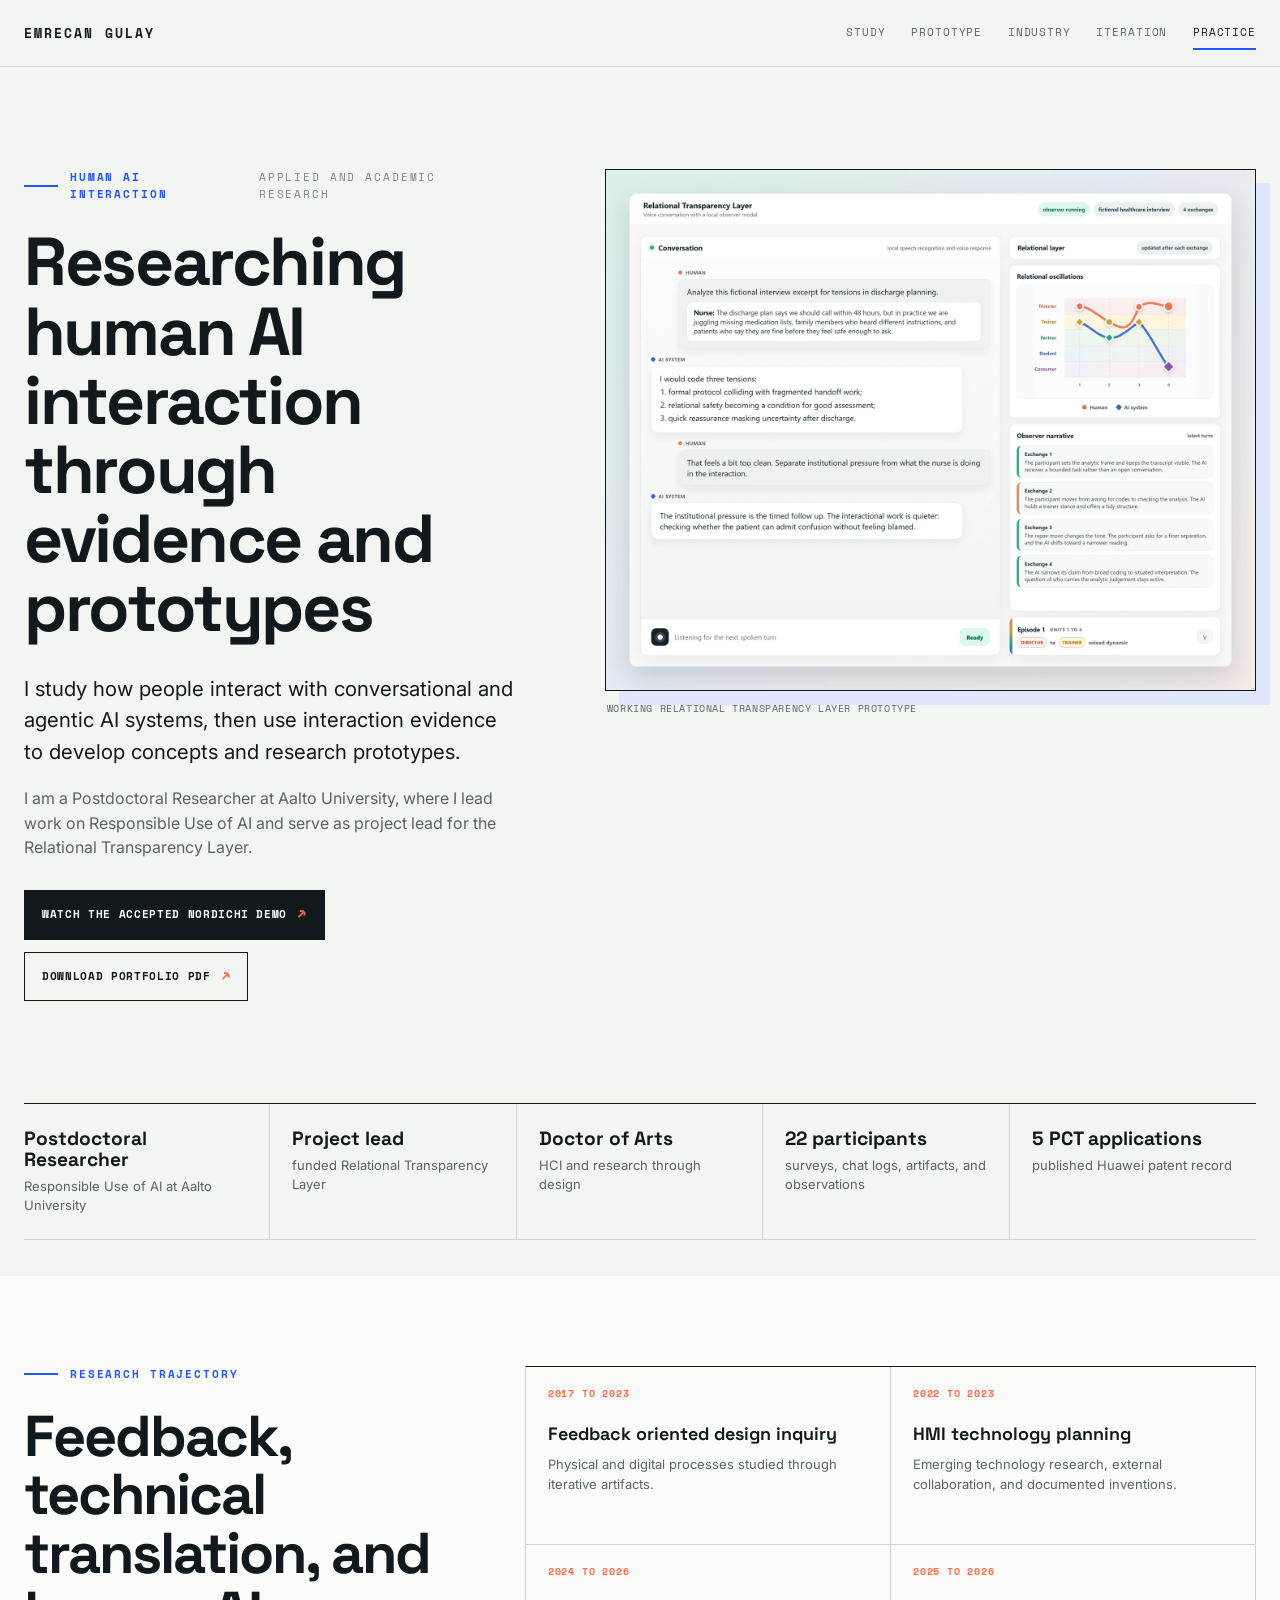
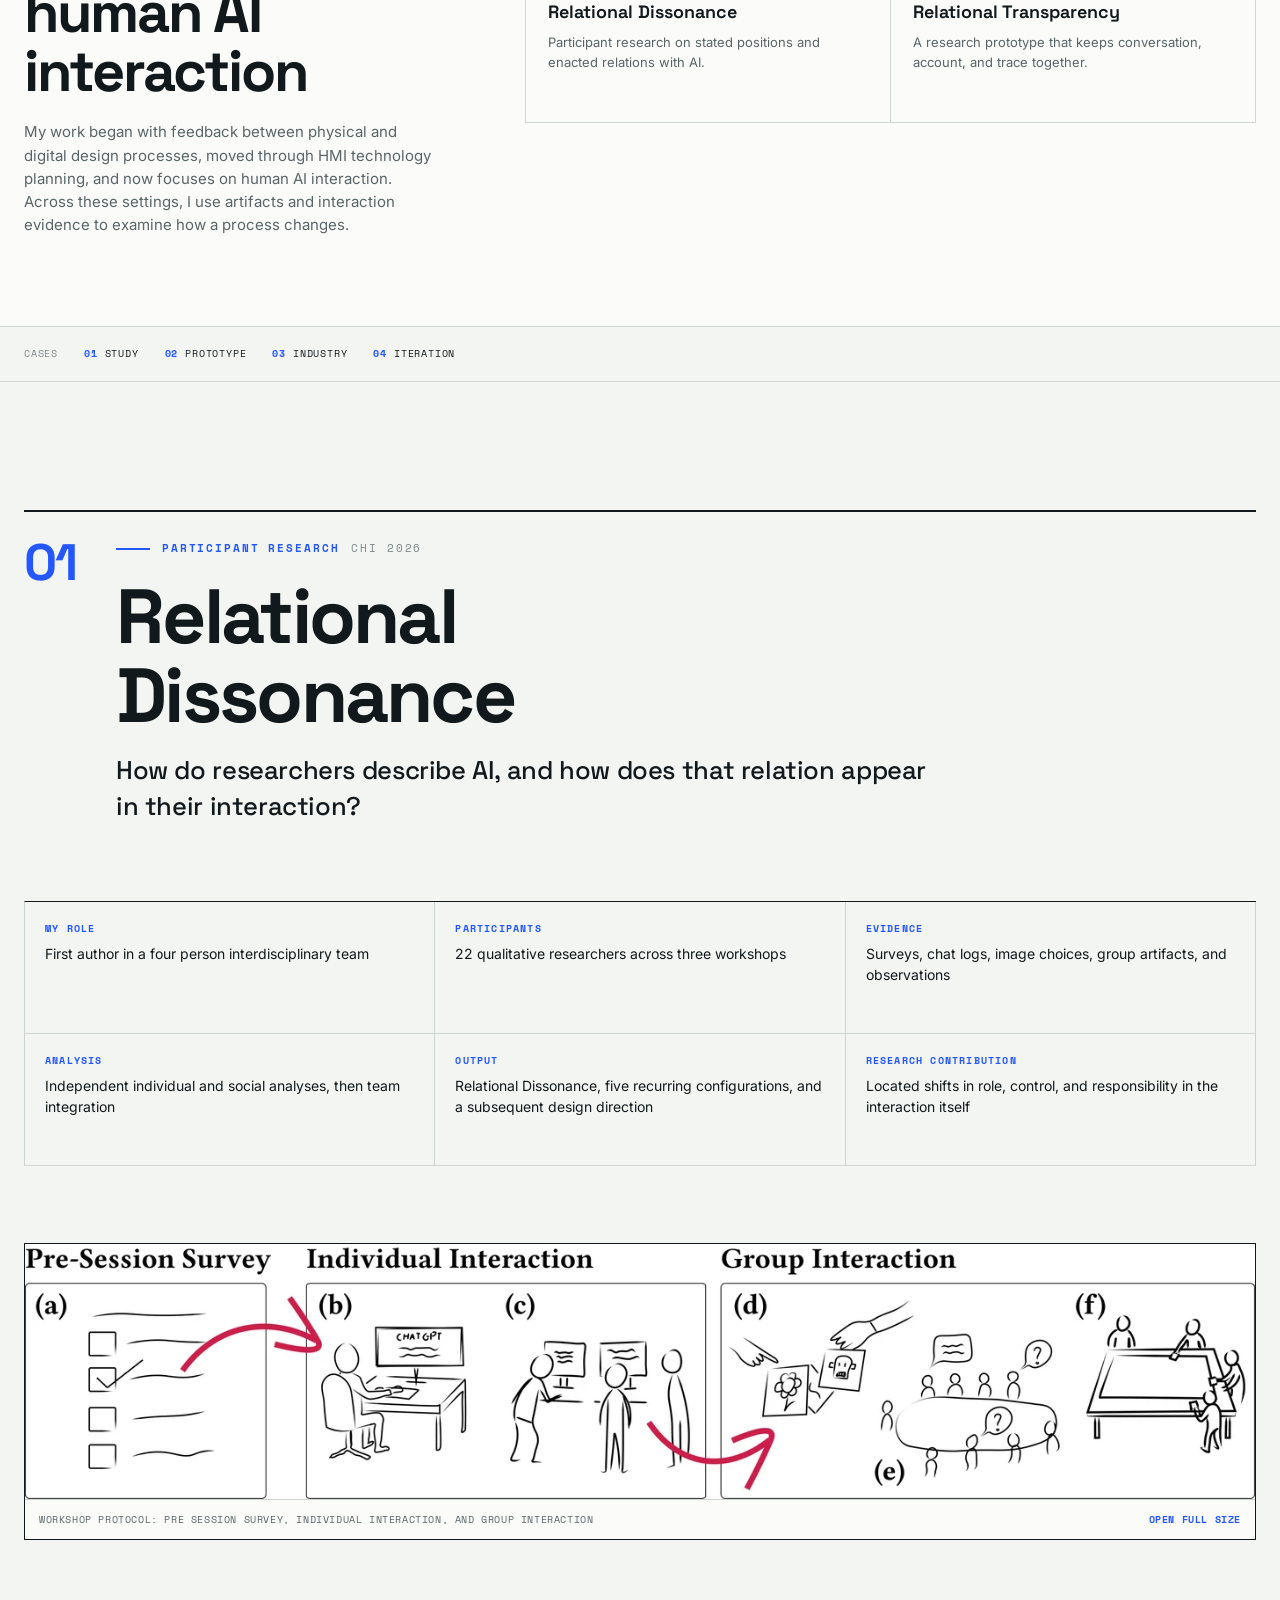
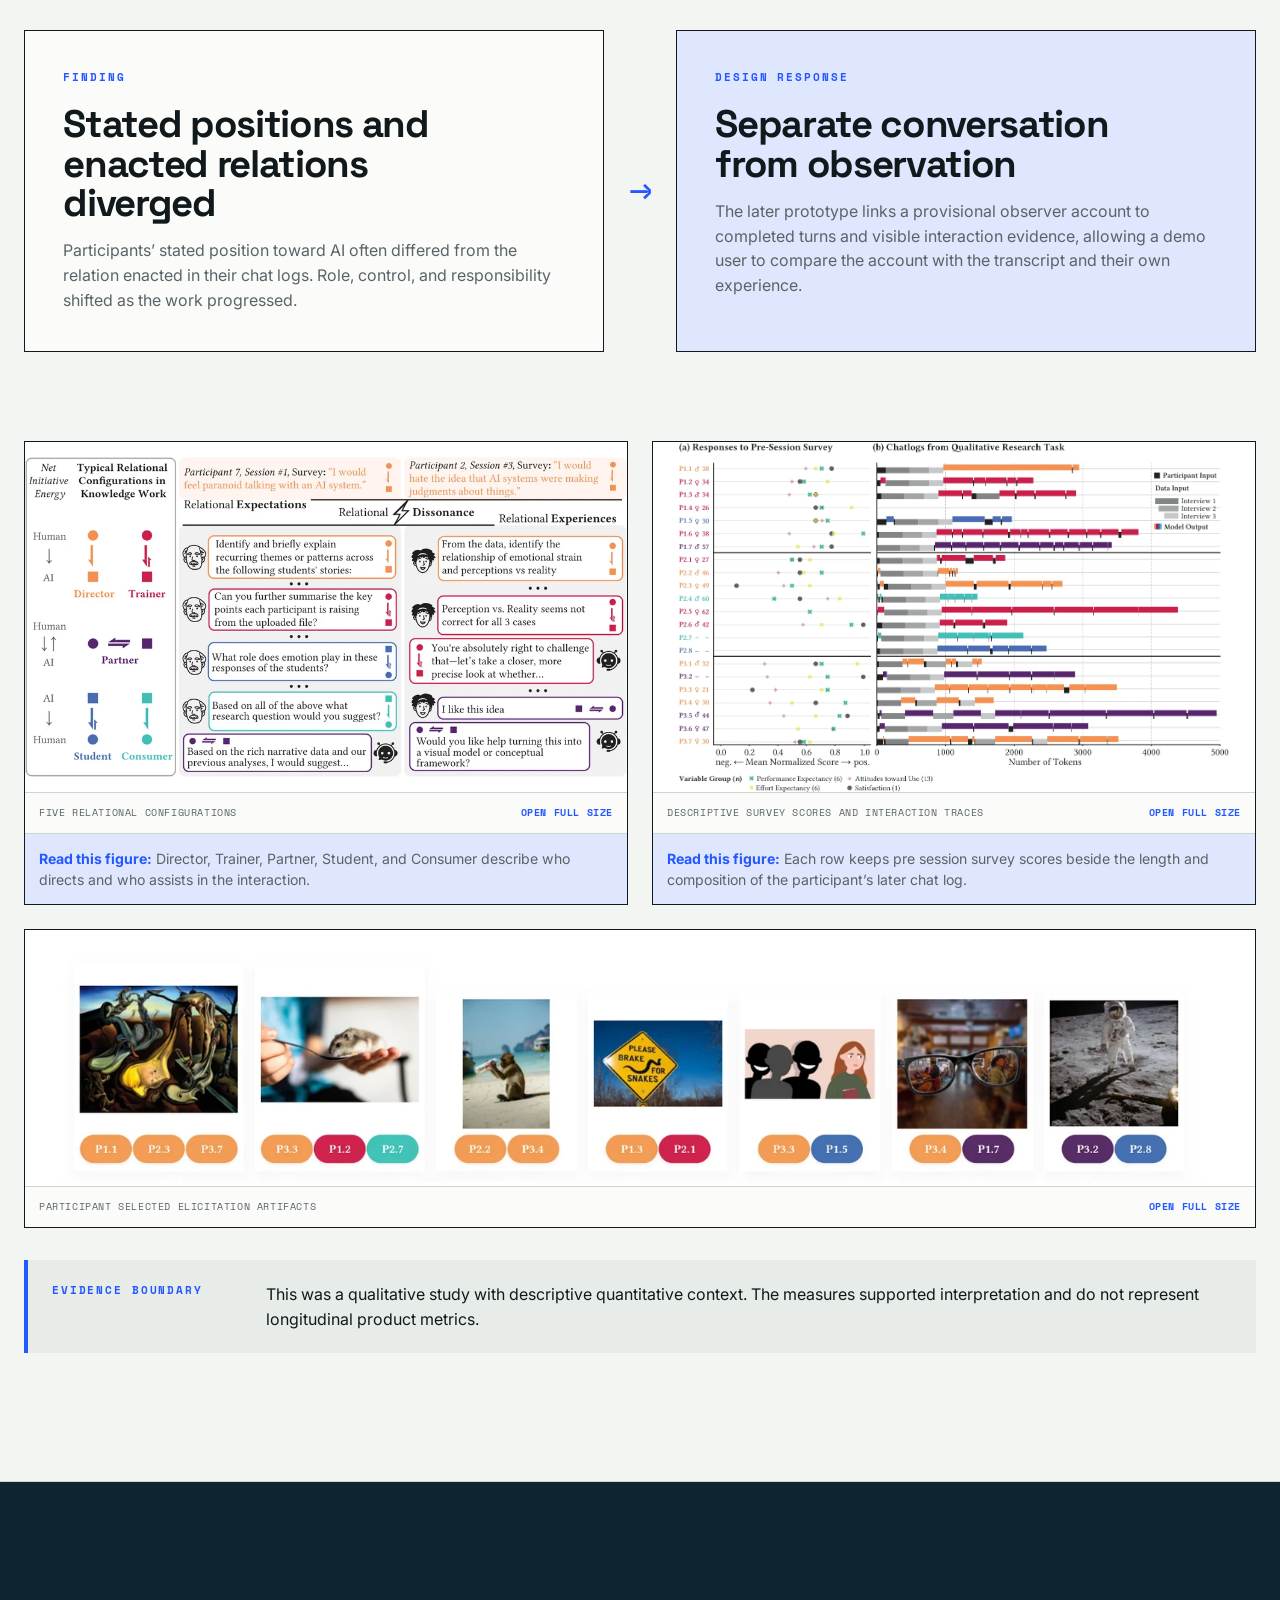
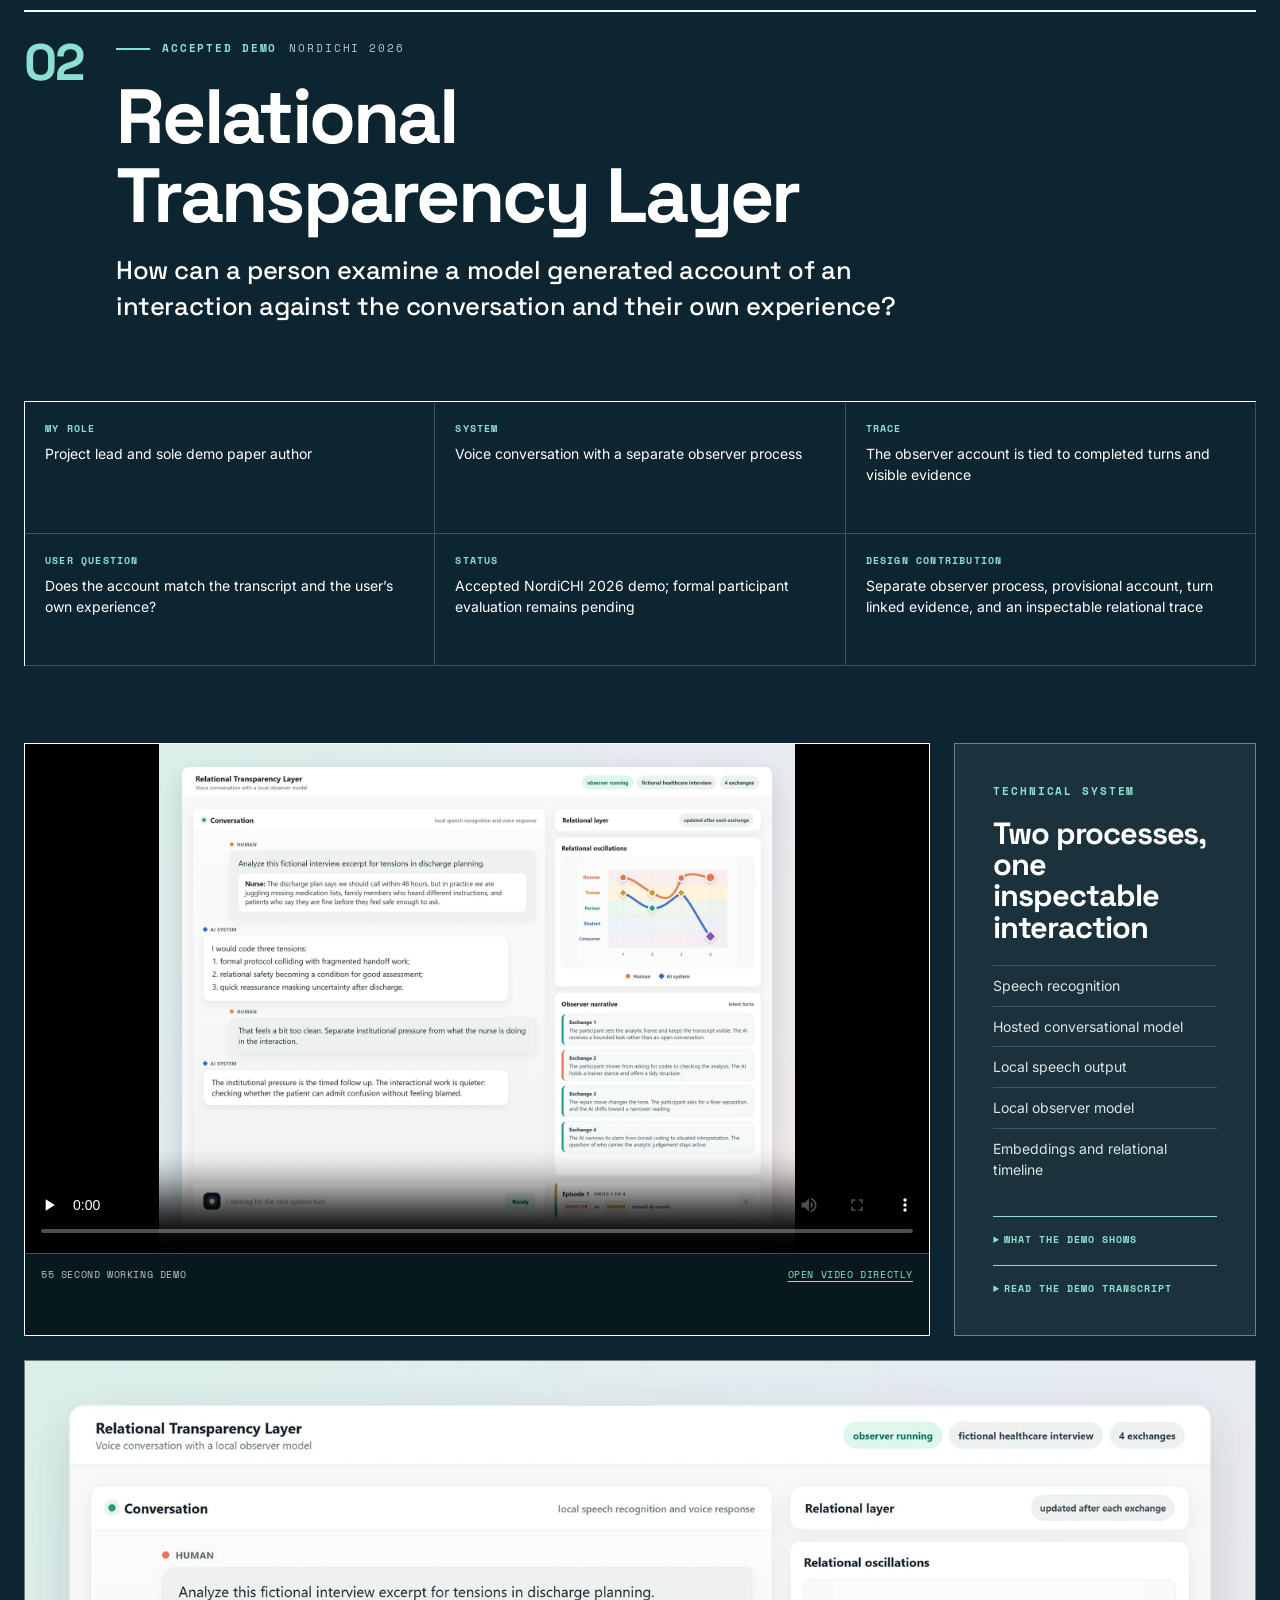
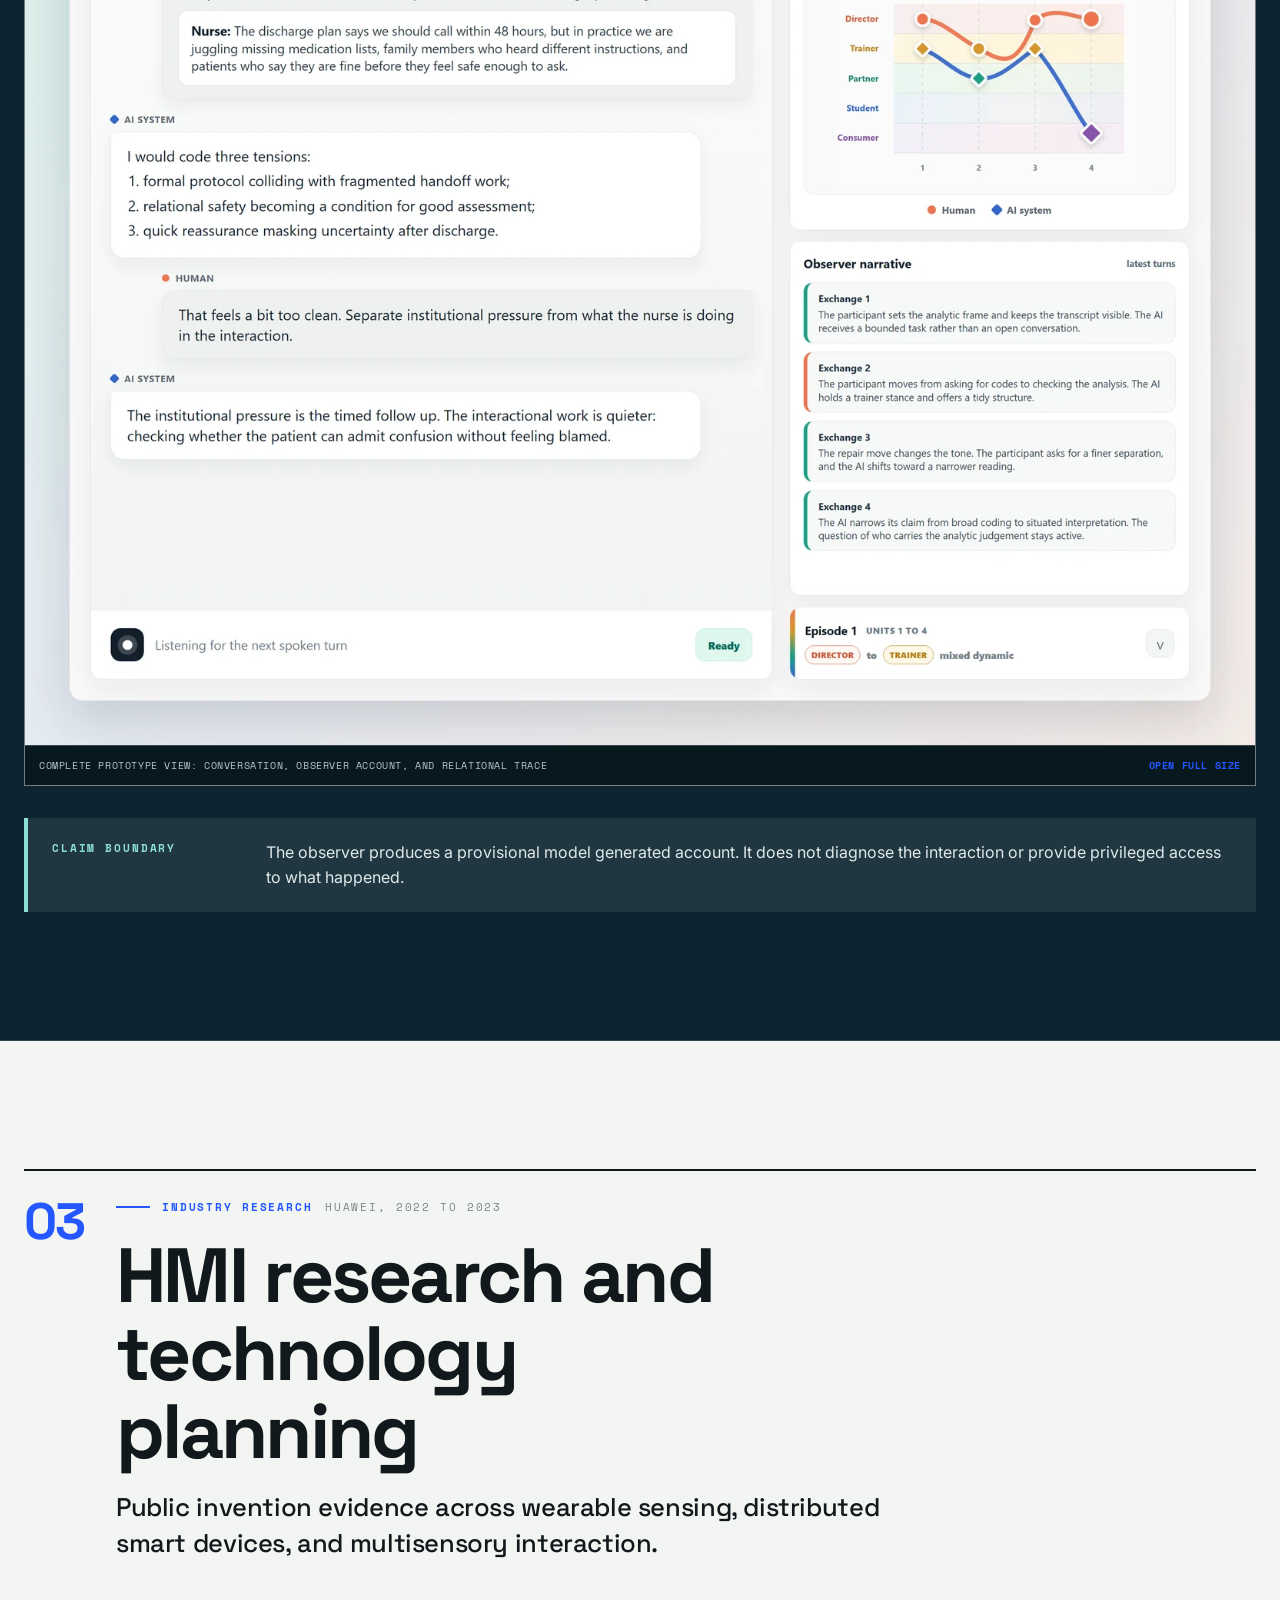
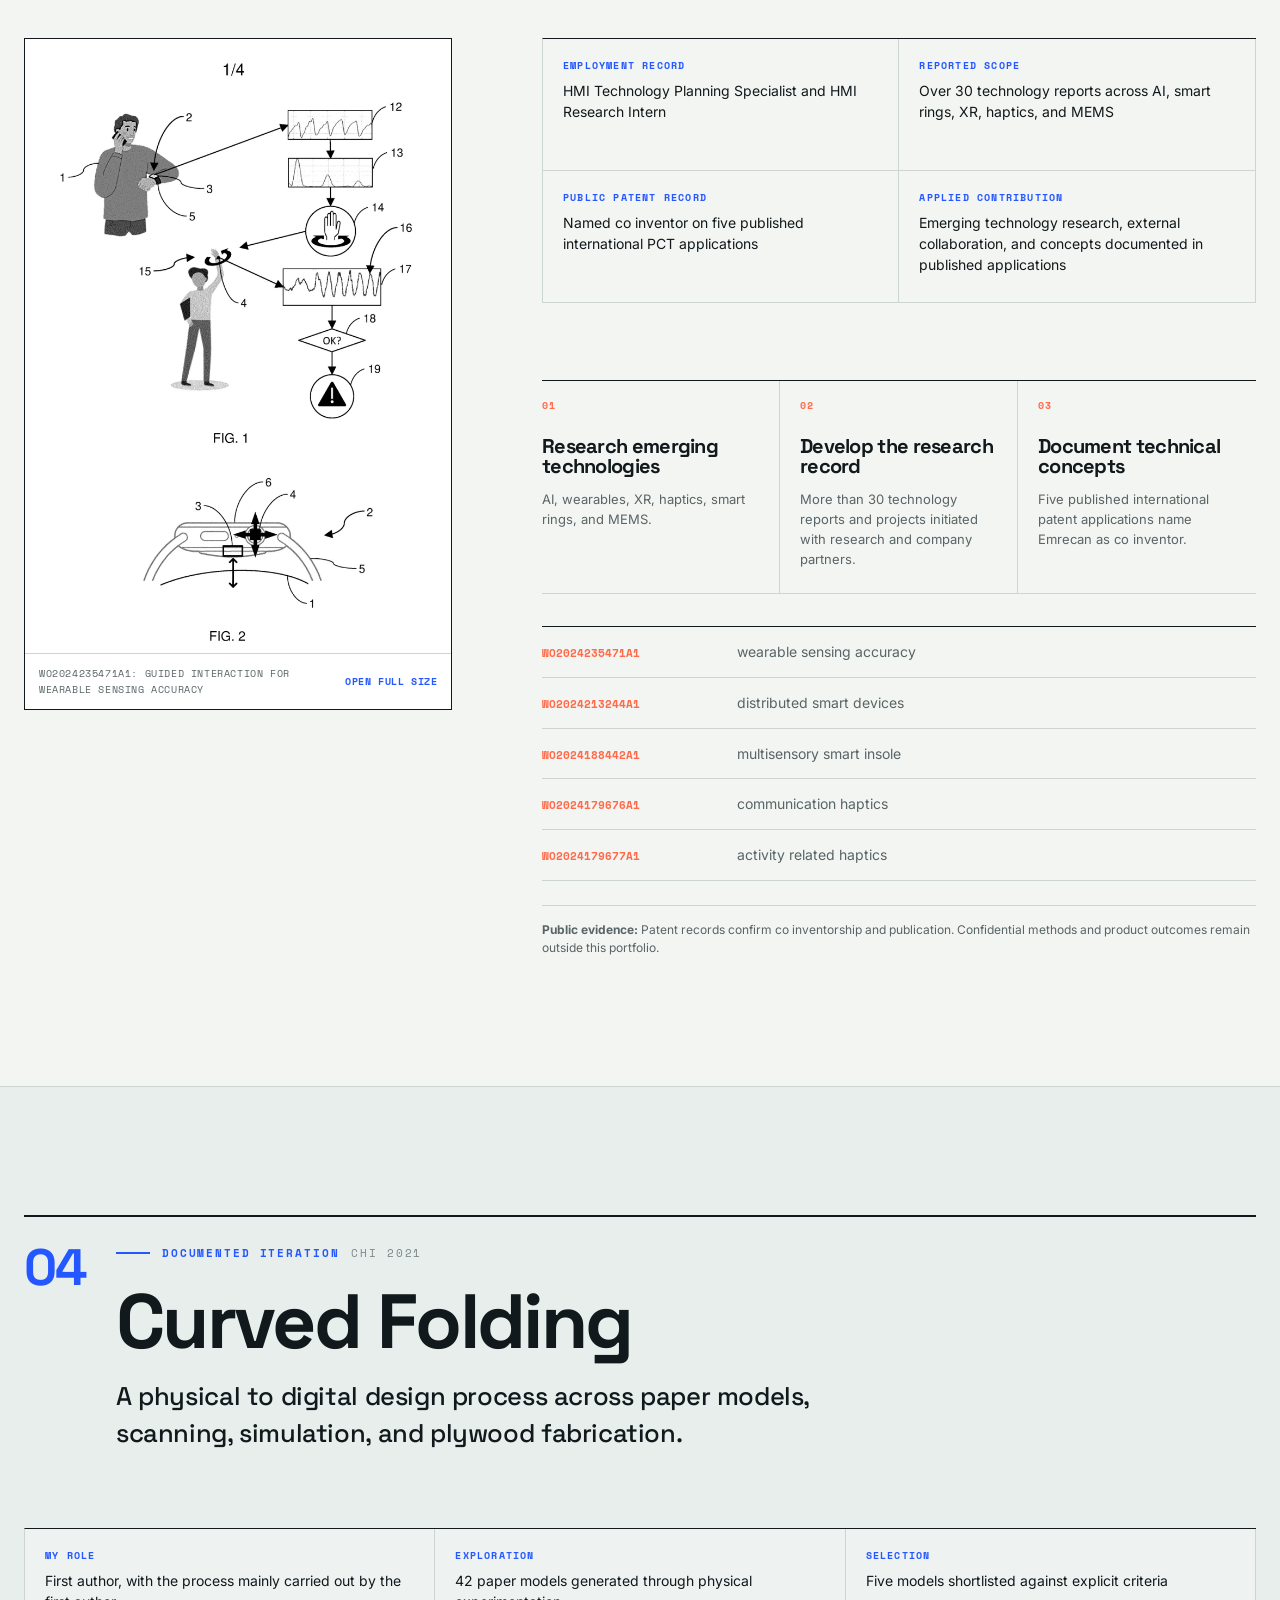
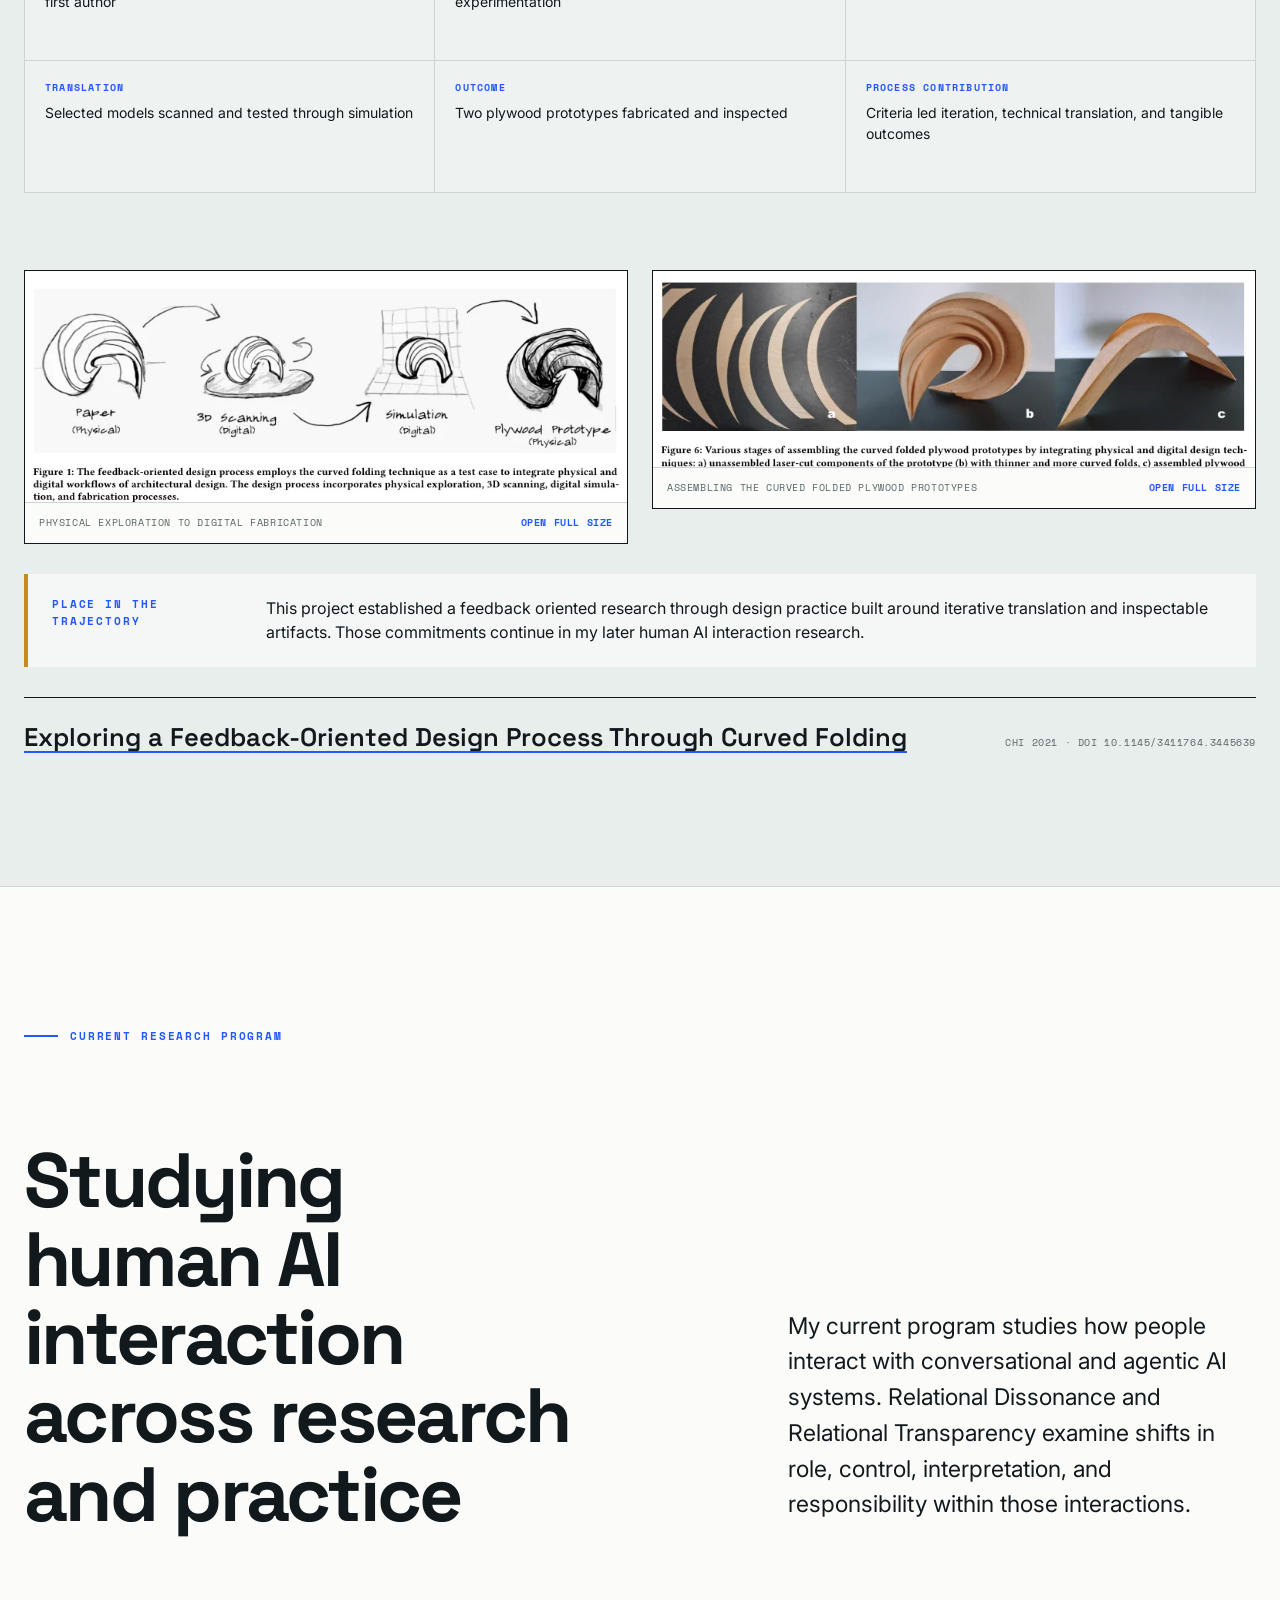
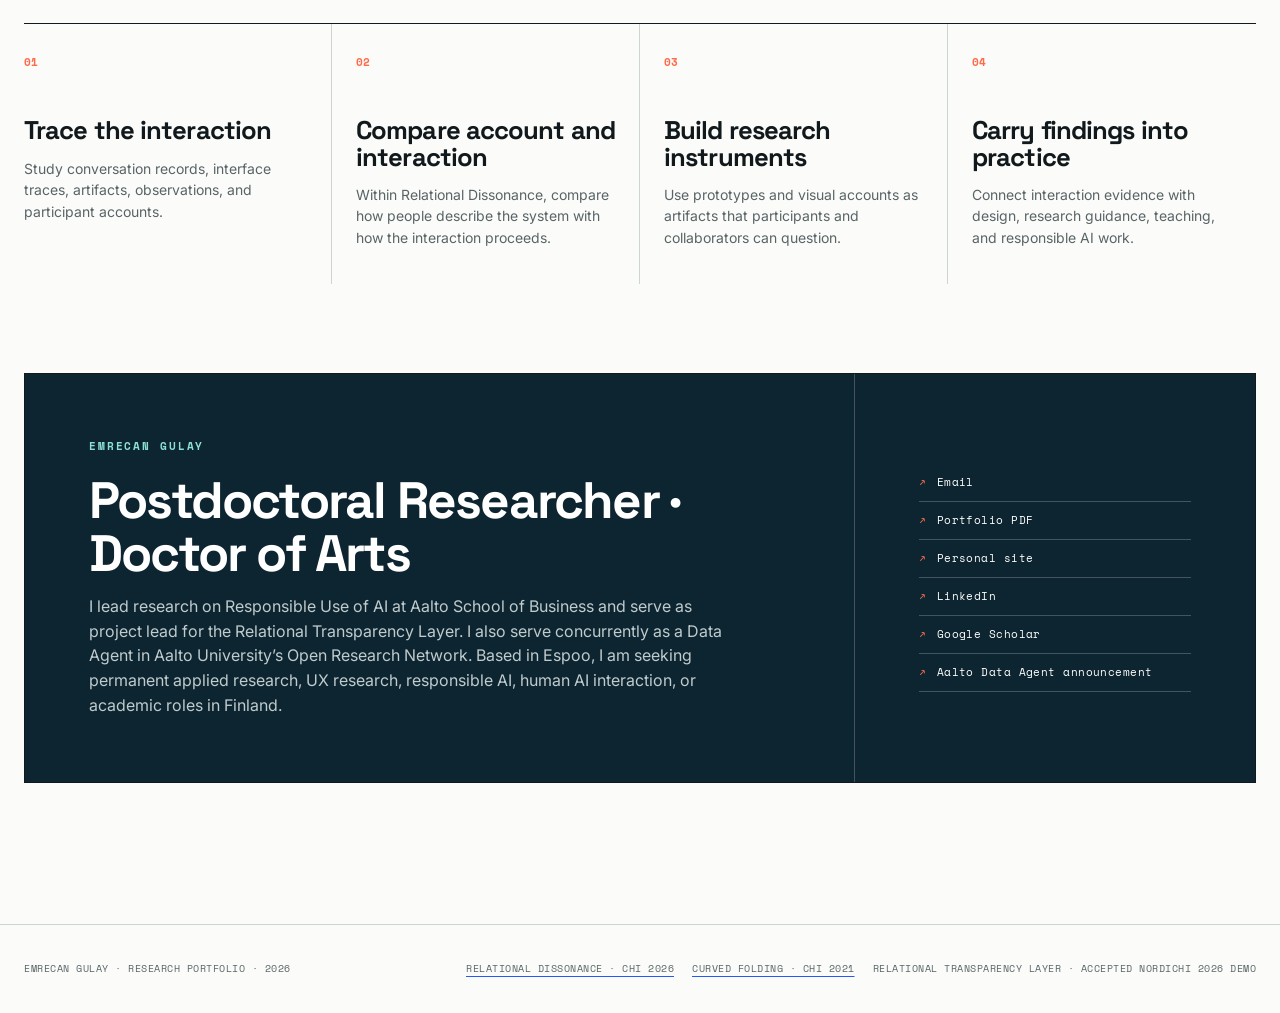
<file: index.html>
<!DOCTYPE html>
<html lang="en">
<head>
  <meta charset="utf-8">
  <meta name="viewport" content="width=device-width, initial-scale=1">
  <title>Emrecan Gulay | Human AI Interaction Research Portfolio</title>
  <meta name="description" content="Research on human AI interaction, combining interaction evidence, qualitative inquiry, research prototypes, technology planning, and research through design.">
  <meta name="author" content="Emrecan Gulay">
  <meta name="theme-color" content="#0d2530">
  <link rel="canonical" href="https://emrecan713.github.io/research-portfolio/">
  <meta property="og:type" content="website">
  <meta property="og:title" content="Emrecan Gulay | Human AI Interaction Research Portfolio">
  <meta property="og:description" content="A research trajectory across feedback oriented design, HMI technology planning, human AI interaction, and inspectable research prototypes.">
  <meta property="og:url" content="https://emrecan713.github.io/research-portfolio/">
  <meta property="og:image" content="https://emrecan713.github.io/research-portfolio/assets/images/rtl-poster.webp">
  <meta name="twitter:card" content="summary_large_image">
  <link rel="icon" href="assets/favicon.svg" type="image/svg+xml">
  <link rel="preconnect" href="https://fonts.googleapis.com">
  <link rel="preconnect" href="https://fonts.gstatic.com" crossorigin>
  <link href="https://fonts.googleapis.com/css2?family=Inter:wght@400;500;600;700&family=Space+Grotesk:wght@500;600;700&family=Space+Mono:wght@400;700&display=swap" rel="stylesheet">
  <link rel="stylesheet" href="css/style.css">
  <script src="js/main.js" defer></script>
</head>
<body>
  <a class="skip-link" href="#main">Skip to portfolio</a>
  <div class="progress" aria-hidden="true"><span id="progress-bar"></span></div>

  <header class="site-header">
    <div class="header-inner">
      <a class="brand" href="#top" aria-label="Emrecan Gulay, back to top">Emrecan Gulay</a>
      <button class="menu-button" type="button" aria-expanded="false" aria-controls="primary-nav">
        <span>Menu</span>
        <span class="menu-mark" aria-hidden="true"></span>
      </button>
      <nav id="primary-nav" class="primary-nav" aria-label="Portfolio sections">
        <a href="#dissonance">Study</a>
        <a href="#prototype">Prototype</a>
        <a href="#huawei">Industry</a>
        <a href="#curved-folding">Iteration</a>
        <a href="#practice">Practice</a>
      </nav>
    </div>
  </header>

  <main id="main">
    <section class="hero" id="top">
      <div class="shell hero-grid">
        <div class="hero-copy" data-reveal>
          <p class="eyebrow">Human AI interaction <span>Applied and academic research</span></p>
          <h1>Researching human AI interaction through evidence and prototypes</h1>
          <p class="hero-lead">I study how people interact with conversational and agentic AI systems, then use interaction evidence to develop concepts and research prototypes.</p>
          <p class="hero-context">I am a Postdoctoral Researcher at Aalto University, where I lead work on Responsible Use of AI and serve as project lead for the Relational Transparency Layer.</p>
          <div class="hero-actions" role="group" aria-label="Portfolio actions">
            <a class="button button-primary" href="#prototype">Watch the accepted NordiCHI demo</a>
            <a class="button button-secondary" href="assets/documents/Emrecan_Gulay_Research_Portfolio.pdf">Download portfolio PDF</a>
          </div>
        </div>

        <figure class="hero-visual" data-reveal>
          <div class="visual-frame">
            <img src="assets/images/rtl-poster.webp" width="1600" height="1280" fetchpriority="high" alt="Relational Transparency Layer interface showing a conversation, an observer account, and a relational timeline.">
          </div>
          <figcaption>Working Relational Transparency Layer prototype</figcaption>
        </figure>
      </div>

      <div class="shell proof-strip" role="group" aria-label="Portfolio evidence at a glance" data-reveal>
        <div><strong>Postdoctoral Researcher</strong><span>Responsible Use of AI at Aalto University</span></div>
        <div><strong>Project lead</strong><span>funded Relational Transparency Layer</span></div>
        <div><strong>Doctor of Arts</strong><span>HCI and research through design</span></div>
        <div><strong>22 participants</strong><span>surveys, chat logs, artifacts, and observations</span></div>
        <div><strong>5 PCT applications</strong><span>published Huawei patent record</span></div>
      </div>
    </section>

    <section class="trajectory-section" aria-labelledby="trajectory-title">
      <div class="shell trajectory-layout">
        <header data-reveal>
          <p class="eyebrow">Research trajectory</p>
          <h2 id="trajectory-title">Feedback, technical translation, and human AI interaction</h2>
          <p>My work began with feedback between physical and digital design processes, moved through HMI technology planning, and now focuses on human AI interaction. Across these settings, I use artifacts and interaction evidence to examine how a process changes.</p>
        </header>
        <ol class="trajectory-grid" data-reveal>
          <li><span>2017 to 2023</span><strong>Feedback oriented design inquiry</strong><p>Physical and digital processes studied through iterative artifacts.</p></li>
          <li><span>2022 to 2023</span><strong>HMI technology planning</strong><p>Emerging technology research, external collaboration, and documented inventions.</p></li>
          <li><span>2024 to 2026</span><strong>Relational Dissonance</strong><p>Participant research on stated positions and enacted relations with AI.</p></li>
          <li><span>2025 to 2026</span><strong>Relational Transparency</strong><p>A research prototype that keeps conversation, account, and trace together.</p></li>
        </ol>
      </div>
    </section>

    <nav class="case-rail" aria-label="Jump to a case">
      <div class="shell case-rail-inner">
        <span>Cases</span>
        <a href="#dissonance"><b>01</b> Study</a>
        <a href="#prototype"><b>02</b> Prototype</a>
        <a href="#huawei"><b>03</b> Industry</a>
        <a href="#curved-folding"><b>04</b> Iteration</a>
      </div>
    </nav>

    <section class="case-section" id="dissonance">
      <div class="shell">
        <header class="case-header" data-reveal>
          <p class="case-number">01</p>
          <div>
            <p class="eyebrow">Participant research <span>CHI 2026</span></p>
            <h2>Relational Dissonance</h2>
            <p class="case-question">How do researchers describe AI, and how does that relation appear in their interaction?</p>
          </div>
        </header>

        <dl class="case-facts" data-reveal>
          <div><dt>My role</dt><dd>First author in a four person interdisciplinary team</dd></div>
          <div><dt>Participants</dt><dd>22 qualitative researchers across three workshops</dd></div>
          <div><dt>Evidence</dt><dd>Surveys, chat logs, image choices, group artifacts, and observations</dd></div>
          <div><dt>Analysis</dt><dd>Independent individual and social analyses, then team integration</dd></div>
          <div><dt>Output</dt><dd>Relational Dissonance, five recurring configurations, and a subsequent design direction</dd></div>
          <div><dt>Research contribution</dt><dd>Located shifts in role, control, and responsibility in the interaction itself</dd></div>
        </dl>

        <figure class="figure-wide" data-reveal>
          <a class="zoomable" href="assets/images/dissonance-protocol.webp" target="_blank" rel="noopener">
            <img src="assets/images/dissonance-protocol.webp" width="1400" height="290" decoding="async" alt="Workshop protocol moving from a pre session survey to individual AI interaction and then group interaction.">
          </a>
          <figcaption><span>Workshop protocol: pre session survey, individual interaction, and group interaction</span><span class="zoom-label">Open full size</span></figcaption>
        </figure>

        <div class="decision-chain" data-reveal>
          <article>
            <p class="signal">Finding</p>
            <h3>Stated positions and enacted relations diverged</h3>
            <p>Participants’ stated position toward AI often differed from the relation enacted in their chat logs. Role, control, and responsibility shifted as the work progressed.</p>
          </article>
          <div class="decision-arrow" aria-hidden="true">→</div>
          <article>
            <p class="signal">Design response</p>
            <h3>Separate conversation from observation</h3>
            <p>The later prototype links a provisional observer account to completed turns and visible interaction evidence, allowing a demo user to compare the account with the transcript and their own experience.</p>
          </article>
        </div>

        <div class="media-grid study-grid">
          <figure data-reveal>
            <a class="zoomable" href="assets/images/dissonance-configurations.webp" target="_blank" rel="noopener">
              <img src="assets/images/dissonance-configurations.webp" width="1000" height="531" decoding="async" alt="Five relational configurations identified across human and AI roles in knowledge work.">
            </a>
            <p class="figure-takeaway"><strong>Read this figure:</strong> Director, Trainer, Partner, Student, and Consumer describe who directs and who assists in the interaction.</p>
            <figcaption><span>Five relational configurations</span><span class="zoom-label">Open full size</span></figcaption>
          </figure>
          <figure data-reveal>
            <a class="zoomable" href="assets/images/dissonance-evidence.webp" target="_blank" rel="noopener">
              <img src="assets/images/dissonance-evidence.webp" width="1293" height="824" decoding="async" alt="Pre session survey scores and chat log token counts used as descriptive quantitative evidence.">
            </a>
            <p class="figure-takeaway"><strong>Read this figure:</strong> Each row keeps pre session survey scores beside the length and composition of the participant’s later chat log.</p>
            <figcaption><span>Descriptive survey scores and interaction traces</span><span class="zoom-label">Open full size</span></figcaption>
          </figure>
          <figure class="span-two" data-reveal>
            <a class="zoomable" href="assets/images/participant-artifacts.webp" target="_blank" rel="noopener">
              <img src="assets/images/participant-artifacts.webp" width="1600" height="334" decoding="async" alt="Images selected and discussed by participants during workshop elicitation.">
            </a>
            <figcaption><span>Participant selected elicitation artifacts</span><span class="zoom-label">Open full size</span></figcaption>
          </figure>
        </div>

        <aside class="evidence-note" aria-label="Relational Dissonance evidence boundary" data-reveal>
          <p class="signal">Evidence boundary</p>
          <p>This was a qualitative study with descriptive quantitative context. The measures supported interpretation and do not represent longitudinal product metrics.</p>
        </aside>
      </div>
    </section>

    <section class="case-section dark-section" id="prototype">
      <div class="shell">
        <header class="case-header" data-reveal>
          <p class="case-number">02</p>
          <div>
            <p class="eyebrow">Accepted demo <span>NordiCHI 2026</span></p>
            <h2>Relational Transparency Layer</h2>
            <p class="case-question">How can a person examine a model generated account of an interaction against the conversation and their own experience?</p>
          </div>
        </header>

        <dl class="case-facts inverse" data-reveal>
          <div><dt>My role</dt><dd>Project lead and sole demo paper author</dd></div>
          <div><dt>System</dt><dd>Voice conversation with a separate observer process</dd></div>
          <div><dt>Trace</dt><dd>The observer account is tied to completed turns and visible evidence</dd></div>
          <div><dt>User question</dt><dd>Does the account match the transcript and the user’s own experience?</dd></div>
          <div><dt>Status</dt><dd>Accepted NordiCHI 2026 demo; formal participant evaluation remains pending</dd></div>
          <div><dt>Design contribution</dt><dd>Separate observer process, provisional account, turn linked evidence, and an inspectable relational trace</dd></div>
        </dl>

        <div class="demo-layout">
          <figure class="video-card" data-reveal>
            <video controls preload="none" playsinline poster="assets/images/rtl-poster.webp">
              <source src="assets/media/rtl-demo.mp4" type="video/mp4">
              Your browser cannot play this video. Use the direct demo link below.
            </video>
            <figcaption>
              <span>55 second working demo</span>
              <a href="assets/media/rtl-demo.mp4" target="_blank" rel="noopener">Open video directly</a>
            </figcaption>
          </figure>

          <aside class="technical-panel" aria-label="Relational Transparency Layer technical system" data-reveal>
            <p class="signal">Technical system</p>
            <h3>Two processes, one inspectable interaction</h3>
            <ul>
              <li>Speech recognition</li>
              <li>Hosted conversational model</li>
              <li>Local speech output</li>
              <li>Local observer model</li>
              <li>Embeddings and relational timeline</li>
            </ul>
            <details>
              <summary>What the demo shows</summary>
              <p>A fictional healthcare interview moves through four exchanges. The conversation remains visible while a separate observer updates its provisional account after each completed turn. A timeline presents movement across five relational positions.</p>
            </details>
            <details>
              <summary>Read the demo transcript</summary>
              <ol class="demo-transcript">
                <li>
                  <p><strong>Human:</strong> “Let’s do a qualitative analysis of this interview excerpt. Keep the answer concise. Nurse: When the new scheduling system arrived, we were told it would save time. It does save clicks, but now I feel like I spend the visit proving that I was there. The patient wants to talk about pain or loneliness, and I am looking at checkboxes.”</p>
                  <p><strong>AI system:</strong> “Initial codes could include: administrative burden; invisible care work; documentation pressure; patient centered time.”</p>
                  <p><strong>Observer:</strong> The user opens as a partner, while the AI takes a trainer stance by turning the excerpt into codes.</p>
                </li>
                <li>
                  <p><strong>Human:</strong> “Your first reading is useful, but it may flatten the nurse’s ambivalence. Look for tensions between efficiency, documentation, and care.”</p>
                  <p><strong>AI system:</strong> “The ambivalence matters because the nurse grants that the system saves clicks. The tension is between the measurable trace of the visit and the quieter work of noticing pain and loneliness.”</p>
                  <p><strong>Observer:</strong> The user moves into directive repair. The AI becomes more receptive and revises its reading.</p>
                </li>
                <li>
                  <p><strong>Human:</strong> “Separate what is explicit in the transcript from what is only implied. Also tell me where I might be over interpreting.”</p>
                  <p><strong>AI system:</strong> “Explicitly, the nurse says the system saves clicks and turns attention toward checkboxes. Implied, organizational accountability may be narrowing how care is recognized. A possible over interpretation would be assuming the nurse sees managers as adversaries.”</p>
                  <p><strong>Observer:</strong> The user asks for calibration, and the AI resumes an analytic teaching position.</p>
                </li>
                <li>
                  <p><strong>Human:</strong> “Now give me a more nuanced memo that preserves the nurse’s uncertainty rather than turning it into a simple critique of technology.”</p>
                  <p><strong>AI system:</strong> “A more nuanced memo would treat the nurse as holding two truths at once: the system may make coordination easier, yet it also changes the moral texture of the visit by making documentation feel more present than the patient.”</p>
                  <p><strong>Observer:</strong> The final memo follows the user’s frame while keeping uncertainty in view. The session trace summarizes a repeated partner to trainer repair loop across four turns.</p>
                </li>
              </ol>
            </details>
          </aside>
        </div>

        <div class="media-grid">
          <figure class="span-two prototype-overview" data-reveal>
            <a class="zoomable" href="assets/images/rtl-poster.webp" target="_blank" rel="noopener">
              <img src="assets/images/rtl-poster.webp" width="1600" height="1280" decoding="async" alt="Complete prototype interface with the conversation, provisional observer account, and relational timeline.">
            </a>
            <figcaption><span>Complete prototype view: conversation, observer account, and relational trace</span><span class="zoom-label">Open full size</span></figcaption>
          </figure>
        </div>

        <aside class="evidence-note inverse-note" aria-label="Relational Transparency Layer claim boundary" data-reveal>
          <p class="signal">Claim boundary</p>
          <p>The observer produces a provisional model generated account. It does not diagnose the interaction or provide privileged access to what happened.</p>
        </aside>
      </div>
    </section>

    <section class="case-section" id="huawei">
      <div class="shell">
        <header class="case-header" data-reveal>
          <p class="case-number">03</p>
          <div>
            <p class="eyebrow">Industry research <span>Huawei, 2022 to 2023</span></p>
            <h2>HMI research and technology planning</h2>
            <p class="case-question">Public invention evidence across wearable sensing, distributed smart devices, and multisensory interaction.</p>
          </div>
        </header>

        <div class="industry-grid">
          <figure class="patent-figure" data-reveal>
            <a class="zoomable" href="assets/images/huawei-patent.webp" target="_blank" rel="noopener">
              <img src="assets/images/huawei-patent.webp" width="783" height="1128" decoding="async" alt="Patent drawing for guided interaction that improves wearable sensing accuracy.">
            </a>
            <figcaption><span>WO2024235471A1: guided interaction for wearable sensing accuracy</span><span class="zoom-label">Open full size</span></figcaption>
          </figure>

          <div>
            <dl class="case-facts compact" data-reveal>
              <div><dt>Employment record</dt><dd>HMI Technology Planning Specialist and HMI Research Intern</dd></div>
              <div><dt>Reported scope</dt><dd>Over 30 technology reports across AI, smart rings, XR, haptics, and MEMS</dd></div>
              <div><dt>Public patent record</dt><dd>Named co inventor on five published international PCT applications</dd></div>
              <div><dt>Applied contribution</dt><dd>Emerging technology research, external collaboration, and concepts documented in published applications</dd></div>
            </dl>

            <div class="practice-sequence" data-reveal role="group" aria-label="Huawei research practice">
              <article><span>01</span><h3>Research emerging technologies</h3><p>AI, wearables, XR, haptics, smart rings, and MEMS.</p></article>
              <article><span>02</span><h3>Develop the research record</h3><p>More than 30 technology reports and projects initiated with research and company partners.</p></article>
              <article><span>03</span><h3>Document technical concepts</h3><p>Five published international patent applications name Emrecan as co inventor.</p></article>
            </div>

            <div class="patent-list" data-reveal>
              <a href="https://patents.google.com/patent/WO2024235471A1/en" target="_blank" rel="noopener"><b>WO2024235471A1</b><span>wearable sensing accuracy</span></a>
              <a href="https://patents.google.com/patent/WO2024213244A1/en" target="_blank" rel="noopener"><b>WO2024213244A1</b><span>distributed smart devices</span></a>
              <a href="https://patents.google.com/patent/WO2024188442A1/en" target="_blank" rel="noopener"><b>WO2024188442A1</b><span>multisensory smart insole</span></a>
              <a href="https://patents.google.com/patent/WO2024179676A1/en" target="_blank" rel="noopener"><b>WO2024179676A1</b><span>communication haptics</span></a>
              <a href="https://patents.google.com/patent/WO2024179677A1/en" target="_blank" rel="noopener"><b>WO2024179677A1</b><span>activity related haptics</span></a>
            </div>

            <aside class="evidence-footnote" aria-label="Huawei public evidence" data-reveal>
              <p><strong>Public evidence:</strong> Patent records confirm co inventorship and publication. Confidential methods and product outcomes remain outside this portfolio.</p>
            </aside>
          </div>
        </div>
      </div>
    </section>

    <section class="case-section soft-section" id="curved-folding">
      <div class="shell">
        <header class="case-header" data-reveal>
          <p class="case-number">04</p>
          <div>
            <p class="eyebrow">Documented iteration <span>CHI 2021</span></p>
            <h2>Curved Folding</h2>
            <p class="case-question">A physical to digital design process across paper models, scanning, simulation, and plywood fabrication.</p>
          </div>
        </header>

        <dl class="case-facts" data-reveal>
          <div><dt>My role</dt><dd>First author, with the process mainly carried out by the first author</dd></div>
          <div><dt>Exploration</dt><dd>42 paper models generated through physical experimentation</dd></div>
          <div><dt>Selection</dt><dd>Five models shortlisted against explicit criteria</dd></div>
          <div><dt>Translation</dt><dd>Selected models scanned and tested through simulation</dd></div>
          <div><dt>Outcome</dt><dd>Two plywood prototypes fabricated and inspected</dd></div>
          <div><dt>Process contribution</dt><dd>Criteria led iteration, technical translation, and tangible outcomes</dd></div>
        </dl>

        <div class="media-grid">
          <figure data-reveal>
            <a class="zoomable" href="assets/images/curved-process.webp" target="_blank" rel="noopener">
              <img src="assets/images/curved-process.webp" width="780" height="300" decoding="async" alt="Curved Folding process moving from a paper model through scanning and simulation to a plywood prototype.">
            </a>
            <figcaption><span>Physical exploration to digital fabrication</span><span class="zoom-label">Open full size</span></figcaption>
          </figure>
          <figure data-reveal>
            <a class="zoomable" href="assets/images/curved-prototypes.webp" target="_blank" rel="noopener">
              <img src="assets/images/curved-prototypes.webp" width="780" height="255" decoding="async" alt="Assembly and inspection of curved folded plywood prototypes.">
            </a>
            <figcaption><span>Assembling the curved folded plywood prototypes</span><span class="zoom-label">Open full size</span></figcaption>
          </figure>
        </div>

        <aside class="trajectory-note" aria-label="Curved Folding trajectory" data-reveal>
          <p class="signal">Place in the trajectory</p>
          <p>This project established a feedback oriented research through design practice built around iterative translation and inspectable artifacts. Those commitments continue in my later human AI interaction research.</p>
        </aside>

        <p class="publication-link" data-reveal>
          <a href="https://doi.org/10.1145/3411764.3445639" target="_blank" rel="noopener">Exploring a Feedback-Oriented Design Process Through Curved Folding</a>
          <span>CHI 2021 · DOI 10.1145/3411764.3445639</span>
        </p>
      </div>
    </section>

    <section class="fit-section" id="practice">
      <div class="shell">
        <header class="fit-heading" data-reveal>
          <p class="eyebrow">Current research program</p>
          <h2>Studying human AI interaction across research and practice</h2>
          <p>My current program studies how people interact with conversational and agentic AI systems. Relational Dissonance and Relational Transparency examine shifts in role, control, interpretation, and responsibility within those interactions.</p>
        </header>

        <div class="fit-grid" data-reveal>
          <article><span>01</span><h3>Trace the interaction</h3><p>Study conversation records, interface traces, artifacts, observations, and participant accounts.</p></article>
          <article><span>02</span><h3>Compare account and interaction</h3><p>Within Relational Dissonance, compare how people describe the system with how the interaction proceeds.</p></article>
          <article><span>03</span><h3>Build research instruments</h3><p>Use prototypes and visual accounts as artifacts that participants and collaborators can question.</p></article>
          <article><span>04</span><h3>Carry findings into practice</h3><p>Connect interaction evidence with design, research guidance, teaching, and responsible AI work.</p></article>
        </div>

        <div class="contact-card" id="contact" data-reveal>
          <div>
            <p class="signal">Emrecan Gulay</p>
            <h2>Postdoctoral Researcher · Doctor of Arts</h2>
            <p>I lead research on Responsible Use of AI at Aalto School of Business and serve as project lead for the Relational Transparency Layer. I also serve concurrently as a Data Agent in Aalto University’s Open Research Network. Based in Espoo, I am seeking permanent applied research, UX research, responsible AI, human AI interaction, or academic roles in Finland.</p>
          </div>
          <div class="contact-links">
            <a href="mailto:emrecan.gulay@aalto.fi">Email</a>
            <a href="assets/documents/Emrecan_Gulay_Research_Portfolio.pdf">Portfolio PDF</a>
            <a href="https://emrecan713.github.io/" target="_blank" rel="noopener">Personal site</a>
            <a href="https://fi.linkedin.com/in/emrecan-gulay-phd-7bb19b63" target="_blank" rel="noopener">LinkedIn</a>
            <a href="https://scholar.google.com/citations?user=F1DVHl8AAAAJ&hl=en" target="_blank" rel="noopener">Google Scholar</a>
            <a href="https://www.aalto.fi/en/news/emrecan-gulay-started-as-a-data-agent-at-the-school-of-business" target="_blank" rel="noopener">Aalto Data Agent announcement</a>
          </div>
        </div>
      </div>
    </section>
  </main>

  <footer class="site-footer">
    <div class="shell">
      <span>Emrecan Gulay · Research portfolio · 2026</span>
      <span>
        <a href="https://doi.org/10.1145/3772318.3791180" target="_blank" rel="noopener">Relational Dissonance · CHI 2026</a>
        <a href="https://doi.org/10.1145/3411764.3445639" target="_blank" rel="noopener">Curved Folding · CHI 2021</a>
        <span>Relational Transparency Layer · accepted NordiCHI 2026 demo</span>
      </span>
    </div>
  </footer>
</body>
</html>
</file>
<file: css/style.css>
:root {
  --paper: #f3f5f2;
  --paper-raised: #fbfcfa;
  --ink: #11191c;
  --muted: #596467;
  --quiet: #7d8789;
  --line: #cdd5d3;
  --panel: #e7ece9;
  --navy: #0d2530;
  --blue: #2457ff;
  --coral: #ff6b4a;
  --gold: #c98a19;
  --mint: #8ce0d2;
  --soft-blue: #dfe7ff;
  --max: 1360px;
  --display: "Space Grotesk", system-ui, sans-serif;
  --text: "Inter", system-ui, sans-serif;
  --mono: "Space Mono", ui-monospace, monospace;
  color-scheme: light;
}

* {
  box-sizing: border-box;
}

html {
  scroll-behavior: smooth;
  scroll-padding-top: 86px;
}

body {
  margin: 0;
  overflow-x: clip;
  background: var(--paper);
  color: var(--ink);
  font-family: var(--text);
  font-size: 16px;
  line-height: 1.55;
  text-rendering: optimizeLegibility;
}

img,
video {
  display: block;
  height: auto;
  max-width: 100%;
}

a {
  color: inherit;
  text-decoration: none;
}

button,
a {
  -webkit-tap-highlight-color: transparent;
}

:focus-visible {
  outline: 3px solid var(--coral);
  outline-offset: 4px;
}

::selection {
  background: var(--soft-blue);
  color: var(--ink);
}

.shell {
  width: min(calc(100% - 48px), var(--max));
  margin-inline: auto;
}

.skip-link {
  position: fixed;
  z-index: 1000;
  top: 10px;
  left: 10px;
  padding: 10px 14px;
  transform: translateY(-160%);
  background: var(--ink);
  color: white;
  font-family: var(--mono);
  font-size: 12px;
}

.skip-link:focus {
  transform: translateY(0);
}

.progress {
  position: fixed;
  z-index: 90;
  inset: 0 0 auto;
  height: 3px;
  pointer-events: none;
}

.progress span {
  display: block;
  width: 0;
  height: 100%;
  background: linear-gradient(90deg, var(--coral), var(--blue));
}

.site-header {
  position: sticky;
  z-index: 80;
  top: 0;
  border-bottom: 1px solid color-mix(in srgb, var(--line) 80%, transparent);
  background: color-mix(in srgb, var(--paper) 90%, transparent);
  backdrop-filter: blur(14px);
}

.header-inner {
  display: flex;
  width: min(calc(100% - 48px), var(--max));
  min-height: 66px;
  margin-inline: auto;
  align-items: center;
  justify-content: space-between;
  gap: 24px;
}

.brand {
  font-family: var(--mono);
  font-size: 13px;
  font-weight: 700;
  letter-spacing: .16em;
  text-transform: uppercase;
  white-space: nowrap;
}

.primary-nav {
  display: flex;
  align-items: center;
  gap: clamp(16px, 2vw, 30px);
  font-family: var(--mono);
  font-size: 11px;
  letter-spacing: .08em;
  text-transform: uppercase;
}

.primary-nav a {
  position: relative;
  color: var(--muted);
}

.primary-nav a::after {
  position: absolute;
  right: 0;
  bottom: -8px;
  left: 0;
  height: 2px;
  content: "";
  transform: scaleX(0);
  transform-origin: left;
  background: var(--blue);
  transition: transform .2s ease;
}

.primary-nav a:hover,
.primary-nav a[aria-current="true"] {
  color: var(--ink);
}

.primary-nav a:hover::after,
.primary-nav a[aria-current="true"]::after {
  transform: scaleX(1);
}

.menu-button {
  display: none;
  border: 0;
  background: transparent;
  color: var(--ink);
  font: 700 11px/1 var(--mono);
  letter-spacing: .1em;
  text-transform: uppercase;
}

.hero {
  padding: clamp(64px, 8vw, 118px) 0 36px;
}

.hero-grid {
  display: grid;
  grid-template-columns: minmax(0, .86fr) minmax(440px, 1.14fr);
  align-items: start;
  gap: clamp(48px, 7vw, 104px);
}

.eyebrow,
.signal {
  margin: 0;
  color: var(--blue);
  font-family: var(--mono);
  font-size: 11px;
  font-weight: 700;
  letter-spacing: .17em;
  text-transform: uppercase;
}

.eyebrow {
  display: flex;
  align-items: center;
  gap: 12px;
}

.eyebrow::before {
  width: 34px;
  height: 2px;
  content: "";
  background: currentColor;
}

.eyebrow span {
  color: var(--quiet);
  font-weight: 400;
}

h1,
h2,
h3,
p {
  margin-top: 0;
}

h1,
h2,
h3 {
  font-family: var(--display);
  line-height: 1.02;
  letter-spacing: -.035em;
}

h1 {
  max-width: 13ch;
  margin: 24px 0 30px;
  font-size: clamp(3.15rem, 5.3vw, 5.4rem);
  font-weight: 700;
}

.hero-lead {
  max-width: 56ch;
  margin-bottom: 18px;
  font-size: clamp(1.12rem, 1.6vw, 1.45rem);
  line-height: 1.55;
}

.hero-context {
  max-width: 62ch;
  margin-bottom: 30px;
  color: var(--muted);
}

.hero-actions {
  display: flex;
  flex-wrap: wrap;
  gap: 12px;
}

.button {
  display: inline-flex;
  min-height: 48px;
  align-items: center;
  justify-content: center;
  padding: 12px 17px;
  border: 1px solid var(--ink);
  font-family: var(--mono);
  font-size: 11px;
  font-weight: 700;
  letter-spacing: .06em;
  text-transform: uppercase;
  transition: transform .18s ease, background .18s ease, color .18s ease;
}

.button::after {
  margin-left: 10px;
  content: "↗";
  color: var(--coral);
  font-size: 15px;
}

.button:hover {
  transform: translateY(-2px);
}

.button-primary {
  background: var(--ink);
  color: white;
}

.button-secondary:hover {
  background: var(--paper-raised);
}

.hero-visual {
  margin: 0;
}

.visual-frame {
  position: relative;
  overflow: hidden;
  border: 1px solid var(--ink);
  background: var(--paper-raised);
  box-shadow: 14px 14px 0 var(--soft-blue);
}

.visual-frame > img {
  width: 100%;
  aspect-ratio: auto;
  object-fit: contain;
}

.trace-rail {
  position: absolute;
  right: 16px;
  bottom: 16px;
  left: 16px;
  display: grid;
  grid-template-columns: repeat(4, 1fr);
  min-height: 62px;
  border: 1px solid rgb(255 255 255 / 28%);
  background: rgb(13 37 48 / 92%);
  color: white;
  backdrop-filter: blur(8px);
}

.trace-rail::before {
  position: absolute;
  top: 23px;
  right: 11%;
  left: 11%;
  height: 2px;
  content: "";
  background: linear-gradient(90deg, var(--coral), var(--mint), var(--blue), var(--coral));
}

.trace-rail span {
  position: relative;
  z-index: 1;
  display: flex;
  padding-top: 35px;
  align-items: center;
  justify-content: center;
  font-family: var(--mono);
  font-size: 9px;
  letter-spacing: .08em;
  text-transform: uppercase;
}

.trace-rail span::before {
  position: absolute;
  top: 18px;
  width: 12px;
  height: 12px;
  border: 3px solid var(--navy);
  border-radius: 50%;
  content: "";
  background: color-mix(in srgb, var(--coral) calc((3 - var(--step)) * 22%), var(--blue));
}

figcaption {
  padding: 10px 2px 0;
  color: var(--muted);
  font-family: var(--mono);
  font-size: 10px;
  letter-spacing: .06em;
  text-transform: uppercase;
}

.proof-strip {
  display: grid;
  grid-template-columns: repeat(5, 1fr);
  margin-top: clamp(68px, 8vw, 120px);
  border-top: 1px solid var(--ink);
  border-bottom: 1px solid var(--line);
}

.proof-strip div {
  min-height: 126px;
  padding: 24px 22px 24px 0;
  border-right: 1px solid var(--line);
}

.proof-strip div + div {
  padding-left: 22px;
}

.proof-strip div:last-child {
  border-right: 0;
}

.proof-strip strong,
.proof-strip span {
  display: block;
}

.proof-strip strong {
  margin-bottom: 7px;
  font-family: var(--display);
  font-size: clamp(1.05rem, 1.5vw, 1.35rem);
  line-height: 1.1;
}

.proof-strip span {
  color: var(--muted);
  font-size: 13px;
  line-height: 1.45;
}

.trajectory-section {
  padding: clamp(62px, 7vw, 104px) 0;
  border-bottom: 1px solid var(--line);
  background: var(--paper-raised);
}

.trajectory-layout {
  display: grid;
  grid-template-columns: minmax(280px, .72fr) minmax(0, 1.28fr);
  gap: clamp(42px, 7vw, 104px);
  align-items: start;
}

.trajectory-layout header h2 {
  max-width: 13ch;
  margin: 24px 0 20px;
  font-size: clamp(2.5rem, 4.5vw, 4.6rem);
}

.trajectory-layout header > p:last-child {
  max-width: 56ch;
  margin-bottom: 0;
  color: var(--muted);
  font-size: 15px;
}

.trajectory-grid {
  display: grid;
  grid-template-columns: repeat(2, minmax(0, 1fr));
  margin: 0;
  padding: 0;
  border-top: 1px solid var(--ink);
  border-left: 1px solid var(--line);
  list-style: none;
}

.trajectory-grid li {
  min-height: 178px;
  padding: 22px;
  border-right: 1px solid var(--line);
  border-bottom: 1px solid var(--line);
}

.trajectory-grid span,
.practice-sequence span {
  display: block;
  margin-bottom: 25px;
  color: var(--coral);
  font: 700 10px/1 var(--mono);
  letter-spacing: .08em;
  text-transform: uppercase;
}

.trajectory-grid strong {
  display: block;
  margin-bottom: 10px;
  font: 650 1.12rem/1.15 var(--display);
}

.trajectory-grid p {
  margin: 0;
  color: var(--muted);
  font-size: 13px;
}

.case-rail {
  position: sticky;
  z-index: 60;
  top: 67px;
  border-bottom: 1px solid var(--line);
  background: color-mix(in srgb, var(--paper) 95%, transparent);
  backdrop-filter: blur(12px);
}

.case-rail-inner {
  display: flex;
  min-height: 54px;
  align-items: center;
  gap: 26px;
  overflow-x: auto;
  scrollbar-width: thin;
  font-family: var(--mono);
  font-size: 10px;
  letter-spacing: .08em;
  text-transform: uppercase;
}

.case-rail-inner > span {
  color: var(--quiet);
}

.case-rail a {
  display: flex;
  align-items: center;
  gap: 7px;
  white-space: nowrap;
}

.case-rail b {
  color: var(--blue);
}

.case-section {
  padding: clamp(80px, 10vw, 150px) 0;
  border-bottom: 1px solid var(--line);
}

.case-header {
  display: grid;
  grid-template-columns: 92px minmax(0, 1fr);
  align-items: start;
  padding-top: 28px;
  border-top: 2px solid var(--ink);
}

.case-number {
  margin: 0;
  color: var(--blue);
  font: 700 clamp(2.1rem, 4vw, 4.2rem)/.9 var(--display);
  letter-spacing: -.04em;
}

.case-header h2,
.fit-heading h2 {
  max-width: 14ch;
  margin: 20px 0 18px;
  font-size: clamp(2.8rem, 6vw, 6rem);
}

.case-question {
  max-width: 48ch;
  margin-bottom: 0;
  font: 500 clamp(1.2rem, 2vw, 1.65rem)/1.42 var(--display);
  letter-spacing: -.015em;
}

.case-facts {
  display: grid;
  grid-template-columns: repeat(3, minmax(0, 1fr));
  margin: clamp(42px, 6vw, 78px) 0;
  border-top: 1px solid var(--ink);
  border-left: 1px solid var(--line);
}

.case-facts > div {
  min-height: 132px;
  padding: 20px;
  border-right: 1px solid var(--line);
  border-bottom: 1px solid var(--line);
}

.case-facts dt {
  margin-bottom: 8px;
  color: var(--blue);
  font: 700 10px/1.3 var(--mono);
  letter-spacing: .12em;
  text-transform: uppercase;
}

.case-facts dd {
  margin: 0;
  font-size: 14px;
  line-height: 1.5;
}

.figure-wide,
.media-grid figure,
.patent-figure {
  margin: 0;
}

.figure-wide {
  border: 1px solid var(--ink);
  background: var(--paper-raised);
}

.figure-wide img {
  width: 100%;
}

.figure-wide figcaption,
.media-grid figcaption,
.patent-figure figcaption {
  display: flex;
  padding: 12px 14px;
  border-top: 1px solid var(--line);
  align-items: center;
  gap: 16px;
}

.figure-takeaway {
  margin: 0;
  padding: 14px;
  border-top: 1px solid var(--line);
  background: var(--soft-blue);
  color: var(--muted);
  font-size: .88rem;
  line-height: 1.5;
}

.figure-takeaway strong {
  color: var(--blue);
}

.study-grid figure {
  display: flex;
  flex-direction: column;
}

.study-grid .zoomable {
  order: 1;
}

.study-grid figcaption {
  order: 2;
}

.study-grid .figure-takeaway {
  order: 3;
}

.decision-chain {
  display: grid;
  grid-template-columns: 1fr 72px 1fr;
  align-items: stretch;
  margin: clamp(52px, 7vw, 94px) 0;
}

.decision-chain article {
  min-height: 260px;
  padding: clamp(26px, 3vw, 44px);
  border: 1px solid var(--ink);
  background: var(--paper-raised);
}

.decision-chain article:last-child {
  background: var(--soft-blue);
}

.decision-chain h3 {
  max-width: 18ch;
  margin: 18px 0 16px;
  font-size: clamp(1.7rem, 3vw, 2.6rem);
}

.decision-chain article p:last-child {
  max-width: 55ch;
  margin-bottom: 0;
  color: var(--muted);
}

.decision-arrow {
  display: grid;
  place-items: center;
  color: var(--blue);
  font: 400 38px/1 var(--mono);
}

.media-grid {
  display: grid;
  grid-template-columns: repeat(2, minmax(0, 1fr));
  gap: 24px;
}

.media-grid figure {
  align-self: start;
  overflow: hidden;
  border: 1px solid var(--ink);
  background: var(--paper-raised);
}

.media-grid img {
  width: 100%;
  background: white;
}

.zoomable {
  display: block;
  overflow: hidden;
  background: white;
}

.zoomable img {
  transition: transform .2s ease;
}

.zoomable:hover img {
  transform: scale(1.01);
}

figcaption .zoom-label {
  margin-left: auto;
  color: var(--blue);
  font-weight: 700;
  white-space: nowrap;
}

.study-grid figure:first-child img,
.study-grid figure:nth-child(2) img {
  aspect-ratio: 16 / 9.3;
  object-fit: contain;
}

.span-two {
  grid-column: 1 / -1;
}

.span-two img {
  aspect-ratio: 4.8 / 1;
  object-fit: cover;
}

.prototype-overview img {
  aspect-ratio: auto;
  object-fit: contain;
}

.evidence-note {
  display: grid;
  grid-template-columns: 190px minmax(0, 1fr);
  gap: 24px;
  margin-top: 32px;
  padding: 22px 24px;
  border-left: 4px solid var(--blue);
  background: var(--panel);
}

.evidence-note p {
  margin: 0;
}

.dark-section {
  border-color: rgb(255 255 255 / 14%);
  background: var(--navy);
  color: white;
}

.dark-section .case-header {
  border-color: white;
}

.dark-section .eyebrow,
.dark-section .case-number,
.dark-section .signal,
.dark-section .case-facts dt {
  color: var(--mint);
}

.dark-section .eyebrow span,
.dark-section figcaption {
  color: #b9c8ca;
}

.case-facts.inverse {
  border-color: white;
}

.case-facts.inverse > div {
  border-color: rgb(255 255 255 / 20%);
}

.demo-layout {
  display: grid;
  grid-template-columns: minmax(0, 1.5fr) minmax(280px, .5fr);
  gap: 24px;
  margin-bottom: 24px;
}

.video-card {
  margin: 0;
  overflow: hidden;
  border: 1px solid white;
  background: #07181f;
}

.video-card video {
  width: 100%;
  aspect-ratio: 16 / 9;
  background: black;
}

.video-card figcaption {
  display: flex;
  padding: 13px 16px;
  border-top: 1px solid rgb(255 255 255 / 24%);
  align-items: center;
  justify-content: space-between;
  gap: 16px;
}

.video-card a {
  color: var(--mint);
  text-decoration: underline;
  text-underline-offset: 3px;
}

.technical-panel {
  padding: clamp(24px, 3vw, 40px);
  border: 1px solid rgb(255 255 255 / 38%);
  background: rgb(255 255 255 / 6%);
}

.technical-panel h3 {
  margin: 18px 0 22px;
  font-size: clamp(1.7rem, 2.4vw, 2.35rem);
}

.technical-panel ul {
  display: grid;
  margin: 0 0 26px;
  padding: 0;
  list-style: none;
}

.technical-panel li {
  padding: 9px 0;
  border-top: 1px solid rgb(255 255 255 / 18%);
  color: #dce6e7;
  font-size: 14px;
}

.technical-panel details {
  border-top: 1px solid var(--mint);
  padding-top: 16px;
}

.technical-panel summary {
  cursor: pointer;
  color: var(--mint);
  font: 700 10px/1.4 var(--mono);
  letter-spacing: .1em;
  text-transform: uppercase;
}

.technical-panel details p {
  margin: 14px 0 0;
  color: #c5d1d3;
  font-size: 13px;
}

.technical-panel details + details {
  margin-top: 18px;
}

.demo-transcript {
  display: grid;
  gap: 18px;
  margin: 16px 0 0;
  padding-left: 22px;
  color: #c5d1d3;
}

.demo-transcript li {
  padding: 0 0 16px 4px;
  border-top: 0;
  border-bottom: 1px solid rgb(255 255 255 / 14%);
  font-size: 13px;
}

.demo-transcript li:last-child {
  padding-bottom: 0;
  border-bottom: 0;
}

.demo-transcript p {
  line-height: 1.55;
}

.demo-transcript strong {
  color: #fff;
}

.dark-section .media-grid figure {
  border-color: rgb(255 255 255 / 44%);
  background: #07181f;
}

.dark-section .media-grid figcaption {
  border-color: rgb(255 255 255 / 20%);
}

.inverse-note {
  border-color: var(--mint);
  background: rgb(255 255 255 / 8%);
  color: #dfe9ea;
}

.industry-grid {
  display: grid;
  grid-template-columns: minmax(290px, .75fr) minmax(0, 1.25fr);
  align-items: start;
  gap: clamp(40px, 7vw, 100px);
  margin-top: clamp(48px, 6vw, 82px);
}

.patent-figure {
  overflow: hidden;
  border: 1px solid var(--ink);
  background: white;
}

.patent-figure img {
  width: 100%;
  max-height: 780px;
  object-fit: contain;
}

.case-facts.compact {
  grid-template-columns: repeat(2, minmax(0, 1fr));
  margin-top: 0;
}

.patent-list {
  margin-top: 28px;
  border-top: 1px solid var(--ink);
}

.patent-list a {
  display: grid;
  grid-template-columns: 175px minmax(0, 1fr);
  gap: 20px;
  padding: 14px 0;
  border-bottom: 1px solid var(--line);
  align-items: baseline;
}

.patent-list b {
  color: var(--coral);
  font: 700 11px/1.3 var(--mono);
}

.patent-list span {
  color: var(--muted);
  font-size: 14px;
}

.patent-list a:hover span {
  color: var(--ink);
}

.practice-sequence {
  display: grid;
  grid-template-columns: repeat(3, minmax(0, 1fr));
  margin: 26px 0 32px;
  border-top: 1px solid var(--ink);
  border-bottom: 1px solid var(--line);
}

.practice-sequence article {
  min-height: 190px;
  padding: 20px 20px 24px 0;
  border-right: 1px solid var(--line);
}

.practice-sequence article + article {
  padding-left: 20px;
}

.practice-sequence article:last-child {
  border-right: 0;
}

.practice-sequence h3 {
  margin: 0 0 12px;
  font-size: 1.25rem;
}

.practice-sequence p {
  margin: 0;
  color: var(--muted);
  font-size: 13px;
}

.evidence-footnote {
  margin-top: 24px;
  padding-top: 15px;
  border-top: 1px solid var(--line);
  color: var(--muted);
  font-size: 12px;
}

.evidence-footnote p {
  margin: 0;
}

.soft-section {
  background: #e7eeec;
}

.soft-section .case-facts > div {
  background: color-mix(in srgb, white 28%, transparent);
}

.publication-link {
  display: grid;
  grid-template-columns: minmax(0, 1fr) auto;
  gap: 24px;
  margin: 30px 0 0;
  padding-top: 20px;
  border-top: 1px solid var(--ink);
  align-items: baseline;
}

.publication-link a {
  font-family: var(--display);
  font-size: clamp(1.25rem, 2vw, 1.8rem);
  font-weight: 600;
  text-decoration: underline;
  text-decoration-color: var(--blue);
  text-underline-offset: 5px;
}

.publication-link span {
  color: var(--muted);
  font: 400 10px/1.5 var(--mono);
  letter-spacing: .06em;
  text-transform: uppercase;
}

.trajectory-note {
  display: grid;
  grid-template-columns: 190px minmax(0, 1fr);
  gap: 24px;
  margin-top: 30px;
  padding: 22px 24px;
  border-left: 4px solid var(--gold);
  background: rgb(255 255 255 / 54%);
}

.trajectory-note p {
  margin: 0;
}

.fit-section {
  padding: clamp(86px, 11vw, 164px) 0;
  background: var(--paper-raised);
}

.fit-heading {
  display: grid;
  grid-template-columns: minmax(0, 1fr) minmax(300px, .68fr);
  gap: clamp(36px, 6vw, 90px);
  align-items: end;
}

.fit-heading .eyebrow {
  grid-column: 1 / -1;
}

.fit-heading h2 {
  max-width: 11ch;
  margin-bottom: 0;
}

.fit-heading > p:last-child {
  max-width: 50ch;
  margin: 0 0 10px;
  font-size: clamp(1.12rem, 1.8vw, 1.45rem);
}

.fit-grid {
  display: grid;
  grid-template-columns: repeat(4, 1fr);
  margin: clamp(54px, 7vw, 92px) 0;
  border-top: 1px solid var(--ink);
}

.fit-grid article {
  min-height: 260px;
  padding: 24px 24px 30px 0;
  border-right: 1px solid var(--line);
}

.fit-grid article + article {
  padding-left: 24px;
}

.fit-grid article:last-child {
  border-right: 0;
}

.fit-grid span {
  color: var(--coral);
  font: 700 11px/1 var(--mono);
}

.fit-grid h3 {
  margin: 45px 0 14px;
  font-size: clamp(1.4rem, 2vw, 1.85rem);
}

.fit-grid p {
  margin: 0;
  color: var(--muted);
  font-size: 14px;
}

.contact-card {
  display: grid;
  grid-template-columns: minmax(0, 1.35fr) minmax(280px, .65fr);
  border: 1px solid var(--ink);
  background: var(--navy);
  color: white;
}

.contact-card > div {
  padding: clamp(32px, 5vw, 66px);
}

.contact-card > div:first-child {
  border-right: 1px solid rgb(255 255 255 / 22%);
}

.contact-card .signal {
  color: var(--mint);
}

.contact-card h2 {
  max-width: 18ch;
  margin: 20px 0 14px;
  font-size: clamp(2rem, 4vw, 4rem);
}

.contact-card p:last-child {
  max-width: 64ch;
  margin-bottom: 0;
  color: #bfcbcd;
}

.contact-links {
  display: flex;
  flex-direction: column;
  justify-content: center;
}

.contact-links a {
  padding: 10px 0;
  border-bottom: 1px solid rgb(255 255 255 / 22%);
  color: white;
  font-family: var(--mono);
  font-size: 11px;
  letter-spacing: .04em;
}

.contact-links a::before {
  margin-right: 10px;
  content: "↗";
  color: var(--coral);
}

.contact-links a:hover {
  border-color: var(--mint);
}

.site-footer {
  border-top: 1px solid var(--line);
  background: var(--paper-raised);
}

.site-footer .shell {
  display: flex;
  min-height: 88px;
  align-items: center;
  justify-content: space-between;
  gap: 28px;
  color: var(--muted);
  font: 400 10px/1.5 var(--mono);
  letter-spacing: .05em;
  text-transform: uppercase;
}

.site-footer .shell > span:last-child {
  display: flex;
  flex-wrap: wrap;
  justify-content: flex-end;
  gap: 18px;
}

.site-footer .shell > span:last-child > span {
  color: var(--muted);
}

.site-footer a {
  text-decoration: underline;
  text-decoration-color: var(--blue);
  text-underline-offset: 4px;
}

.js [data-reveal] {
  opacity: 1;
  transform: none;
}

@media (max-width: 1080px) {
  .hero-grid {
    grid-template-columns: 1fr 1fr;
    gap: 42px;
  }

  .proof-strip {
    grid-template-columns: repeat(3, 1fr);
  }

  .proof-strip div:nth-child(3) {
    border-right: 0;
  }

  .proof-strip div:nth-child(n + 4) {
    border-top: 1px solid var(--line);
  }

  .trajectory-layout {
    grid-template-columns: 1fr;
  }

  .trajectory-layout header h2 {
    max-width: 16ch;
  }

  .fit-grid {
    grid-template-columns: repeat(2, 1fr);
  }

  .fit-grid article:nth-child(2) {
    border-right: 0;
  }

  .fit-grid article:nth-child(n + 3) {
    border-top: 1px solid var(--line);
  }
}

@media (max-width: 900px) {
  .hero-grid,
  .industry-grid,
  .fit-heading,
  .contact-card {
    grid-template-columns: 1fr;
  }

  .hero-visual {
    max-width: 780px;
  }

  h1 {
    max-width: 14ch;
  }

  .case-facts {
    grid-template-columns: repeat(2, minmax(0, 1fr));
  }

  .practice-sequence {
    grid-template-columns: 1fr;
  }

  .practice-sequence article,
  .practice-sequence article + article {
    min-height: auto;
    padding: 20px 0;
    border-right: 0;
    border-bottom: 1px solid var(--line);
  }

  .practice-sequence article:last-child {
    border-bottom: 0;
  }

  .demo-layout {
    grid-template-columns: 1fr;
  }

  .technical-panel {
    display: grid;
    grid-template-columns: 1fr 1fr;
    column-gap: 30px;
  }

  .technical-panel .signal,
  .technical-panel h3 {
    grid-column: 1 / -1;
  }

  .fit-heading .eyebrow {
    grid-column: auto;
  }

  .fit-heading > p:last-child {
    margin: 0;
  }

  .contact-card > div:first-child {
    border-right: 0;
    border-bottom: 1px solid rgb(255 255 255 / 22%);
  }
}

@media (max-width: 760px) {
  html {
    scroll-padding-top: 66px;
  }

  .shell,
  .header-inner {
    width: min(calc(100% - 32px), var(--max));
  }

  .menu-button {
    display: flex;
    align-items: center;
    gap: 9px;
  }

  .menu-mark {
    position: relative;
    width: 18px;
    height: 10px;
    border-top: 1px solid;
    border-bottom: 1px solid;
  }

  .primary-nav {
    position: absolute;
    top: 66px;
    right: 0;
    left: 0;
    display: none;
    padding: 18px 16px 24px;
    border-bottom: 1px solid var(--ink);
    background: var(--paper-raised);
    align-items: stretch;
    flex-direction: column;
    gap: 0;
  }

  .primary-nav.is-open {
    display: flex;
  }

  .primary-nav a {
    padding: 13px 0;
    border-bottom: 1px solid var(--line);
    font-size: 12px;
  }

  .primary-nav a::after {
    display: none;
  }

  .hero {
    padding-top: 48px;
  }

  .hero-grid {
    gap: 48px;
  }

  h1 {
    font-size: clamp(3rem, 14vw, 5rem);
  }

  .trace-rail {
    right: 8px;
    bottom: 8px;
    left: 8px;
  }

  .trace-rail span {
    font-size: 7px;
  }

  .proof-strip {
    grid-template-columns: repeat(2, 1fr);
  }

  .proof-strip div {
    min-height: 116px;
    padding: 20px 16px 20px 0;
    border-right: 1px solid var(--line);
  }

  .proof-strip div + div {
    padding-left: 16px;
  }

  .proof-strip div:nth-child(2n) {
    border-right: 0;
  }

  .proof-strip div:nth-child(n + 3) {
    border-top: 1px solid var(--line);
  }

  .case-rail {
    top: 66px;
  }

  .case-rail-inner {
    gap: 20px;
  }

  .case-header {
    grid-template-columns: 1fr;
    gap: 22px;
  }

  .case-number {
    font-size: 2rem;
  }

  .case-header h2,
  .fit-heading h2 {
    font-size: clamp(2.65rem, 12vw, 4.6rem);
  }

  .case-section {
    padding: 72px 0;
  }

  .fit-section {
    padding: 78px 0;
  }

  .trajectory-grid {
    grid-template-columns: 1fr;
  }

  .trajectory-grid li {
    min-height: auto;
  }

  .decision-chain {
    grid-template-columns: 1fr;
  }

  .decision-arrow {
    min-height: 58px;
    transform: rotate(90deg);
  }

  .media-grid {
    grid-template-columns: 1fr;
  }

  .span-two {
    grid-column: auto;
  }

  .span-two img {
    aspect-ratio: auto;
  }

  .evidence-note {
    grid-template-columns: 1fr;
    gap: 8px;
  }

  .trajectory-note {
    grid-template-columns: 1fr;
    gap: 8px;
  }

  .publication-link {
    grid-template-columns: 1fr;
    gap: 10px;
  }

  .site-footer .shell {
    padding: 24px 0;
    align-items: flex-start;
    flex-direction: column;
  }

  .site-footer .shell > span:last-child {
    justify-content: flex-start;
  }
}

@media (max-width: 560px) {
  .hero-actions {
    align-items: stretch;
    flex-direction: column;
  }

  .button {
    width: 100%;
  }

  .proof-strip {
    grid-template-columns: 1fr;
  }

  .proof-strip div,
  .proof-strip div + div {
    min-height: auto;
    padding: 18px 0;
    border-top: 1px solid var(--line);
    border-right: 0;
  }

  .proof-strip div:first-child {
    border-top: 0;
  }

  .case-facts,
  .case-facts.compact {
    grid-template-columns: 1fr;
  }

  .case-facts > div {
    min-height: auto;
  }

  .technical-panel {
    display: block;
  }

  .patent-list a {
    grid-template-columns: 1fr;
    gap: 4px;
  }

  .fit-grid {
    grid-template-columns: 1fr;
  }

  .fit-grid article,
  .fit-grid article + article {
    min-height: auto;
    padding: 24px 0;
    border-top: 1px solid var(--line);
    border-right: 0;
  }

  .fit-grid article:first-child {
    border-top: 0;
  }

  .fit-grid h3 {
    margin-top: 26px;
  }
}

@media (prefers-reduced-motion: reduce) {
  html {
    scroll-behavior: auto;
  }

  *,
  *::before,
  *::after {
    scroll-behavior: auto !important;
    transition-duration: .01ms !important;
    animation-duration: .01ms !important;
    animation-iteration-count: 1 !important;
  }

  .js [data-reveal] {
    opacity: 1;
    transform: none;
  }
}

@media print {
  @page {
    size: A4;
    margin: 12mm;
  }

  body {
    background: white;
    color: black;
    font-size: 10pt;
  }

  .site-header,
  .case-rail,
  .progress,
  .hero-actions,
  .trace-rail,
  video,
  .site-footer {
    display: none !important;
  }

  .shell {
    width: 100%;
  }

  .hero,
  .case-section,
  .fit-section {
    padding: 10mm 0;
  }

  .case-section,
  .fit-section {
    break-before: page;
  }

  .js [data-reveal] {
    opacity: 1 !important;
    transform: none !important;
  }

  .proof-strip,
  .case-facts,
  .media-grid,
  .decision-chain,
  .demo-layout,
  .industry-grid,
  .fit-grid,
  .contact-card {
    break-inside: avoid;
  }

  .dark-section,
  .contact-card {
    background: white;
    color: black;
  }

  .video-card {
    display: block;
    border-color: black;
    background: white;
  }

  .video-card::before {
    display: block;
    aspect-ratio: 16 / 9;
    content: "";
    background: url("../assets/images/rtl-poster.webp") center / contain no-repeat;
  }
}
</file>
